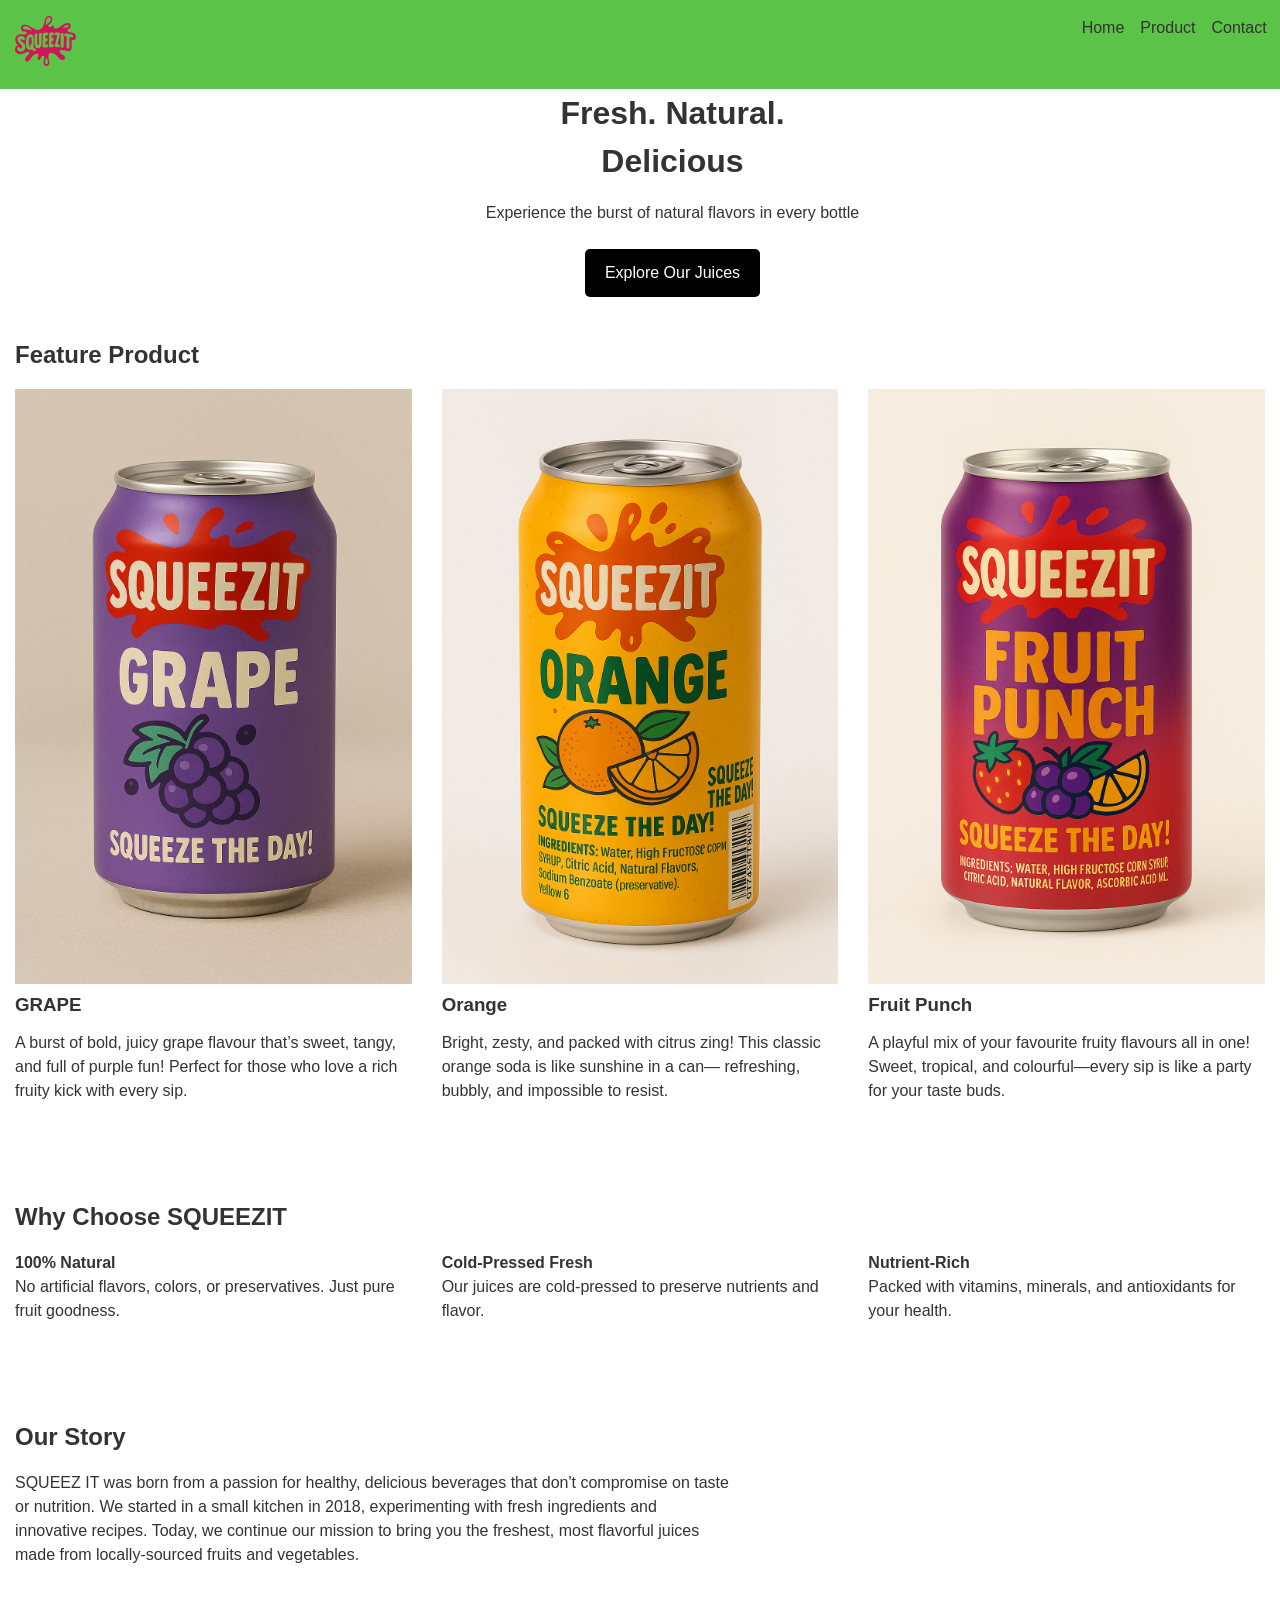
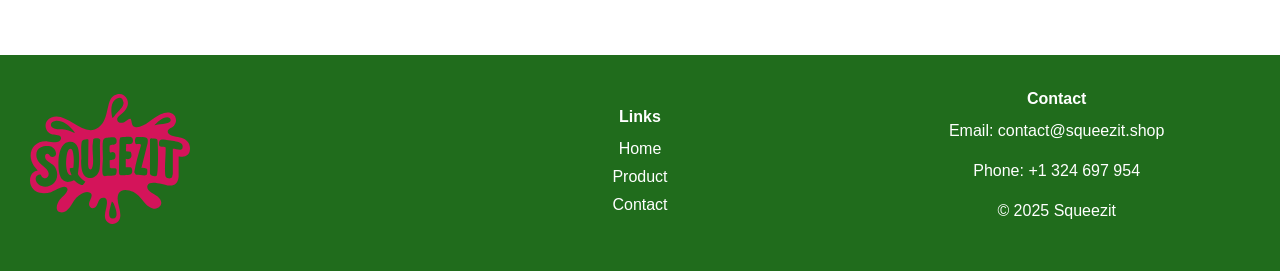
<file: index.html>
<!doctype html>
<html lang="en">
<head>
  <meta charset="utf-8" />
  <meta name="viewport" content="width=device-width,initial-scale=1" />
  <title>Squeezit — Fresh. Natural. Delicious.</title>


  <link rel="stylesheet" href="css/grid.css">
  
  <link rel="stylesheet" href="css/styles.css">
</head>
<body>


  <header class="site-header">
    <div class="grid-con header-grid">
      
      <a href="#" class="brand col-span-2 l-col-span-2">
        <img src="images/logo.svg" alt="Squeezit" class="brand__img">
      </a>

      
      <nav class="main-nav col-span-2 l-col-start-11">
        <a href="#home">Home</a>
        <a href="Products.html">Product</a>
        <a href="Contact.html">Contact</a>
      
      </nav>
    </div>
  </header>


  <main id="home" class="hero">
    <div class="grid-con">
      <div class="col-span-full l-col-span-6">
        <h1>Fresh. Natural. Delicious</h1>
        <p>Experience the burst of natural flavors in every bottle</p>
        <a class="btn" href="#products">Explore Our Juices</a>
      </div>
    </div>
  </main>


  <section id="products" class="section">
    <div class="grid-con">
      <h2 class="col-span-full">Feature Product</h2>

      <article class="card col-span-full l-col-span-4">
        <img src="images/grape.png" alt="Squeezit Grape can">
        <h3>GRAPE</h3>
        <p>A burst of bold, juicy grape flavour
that’s sweet, tangy, and full of purple
fun! Perfect for those who love a rich
fruity kick with every sip.</p>
       
      </article>

      <article class="card col-span-full l-col-span-4">
        <img src="images/orange can.png" alt="Squeezit Orange can">
        <h3>Orange</h3>
        <p>Bright, zesty, and packed with
citrus zing! This classic orange
soda is like sunshine in a can—
refreshing, bubbly, and
impossible to resist.</p>
        
      </article>

      <article class="card col-span-full l-col-span-4">
        <img src="images/image.png" alt="Squeezit Fruit Punch can">
        <h3>Fruit Punch</h3>
        <p>A playful mix of your
favourite fruity flavours all
in one! Sweet, tropical, and
colourful—every sip is like
a party for your taste buds.</p>
      </article>
    </div>
  </section>

  
  <section class="section why">
    <div class="grid-con">
      <h2 class="col-span-full">Why Choose SQUEEZIT</h2>
      <div class="pill col-span-full l-col-span-4">
        <h4>100% Natural</h4>
        <p>No artificial flavors, colors, or
preservatives. Just pure fruit
goodness.</p>
      </div>
      <div class="pill col-span-full l-col-span-4">
        <h4>Cold-Pressed Fresh</h4>
        <p>Our juices are cold-pressed
to preserve nutrients and
flavor.</p>
      </div>
      <div class="pill col-span-full l-col-span-4">
        <h4>Nutrient-Rich</h4>
        <p>Packed with vitamins,
minerals, and antioxidants for
your health.</p>
      </div>
    </div>
  </section>


  <section class="section story">
    <div class="grid-con">
      <div class="col-span-full l-col-span-7">
        <h2>Our Story</h2>
        <p>SQUEEZ IT was born from a passion for healthy, delicious beverages
that don't compromise on taste or nutrition. We started in a small
kitchen in 2018, experimenting with fresh ingredients and innovative
recipes.

Today, we continue our mission to bring you the freshest, most
flavorful juices made from locally-sourced fruits and vegetables.</p>
      </div>
      
    </div>
  </section>

  

  <footer class="site-footer">
    <div class="grid-con">
      <div class="footer-left col-span-full l-col-span-4">
        <img src="images/logo.svg" alt="Squeezit" class="footer-logo">
      </div>

      <div class="footer-mid col-span-full l-col-span-4">
        <h4>Links</h4>
        <ul class="footer-links">
          <li><a href="index.html">Home</a></li>
          <li><a href="products.html">Product</a></li>
          <li><a href="contact.html">Contact</a></li>
        </ul>
      </div>

      <div class="footer-right col-span-full l-col-span-4">
        <h4>Contact</h4>
        <p>Email: contact@squeezit.shop</p>
        <p>Phone: +1 324 697 954</p>
        <p>© 2025 Squeezit</p>
      </div>
    </div>
  </footer>


</body>
</html>
</file>
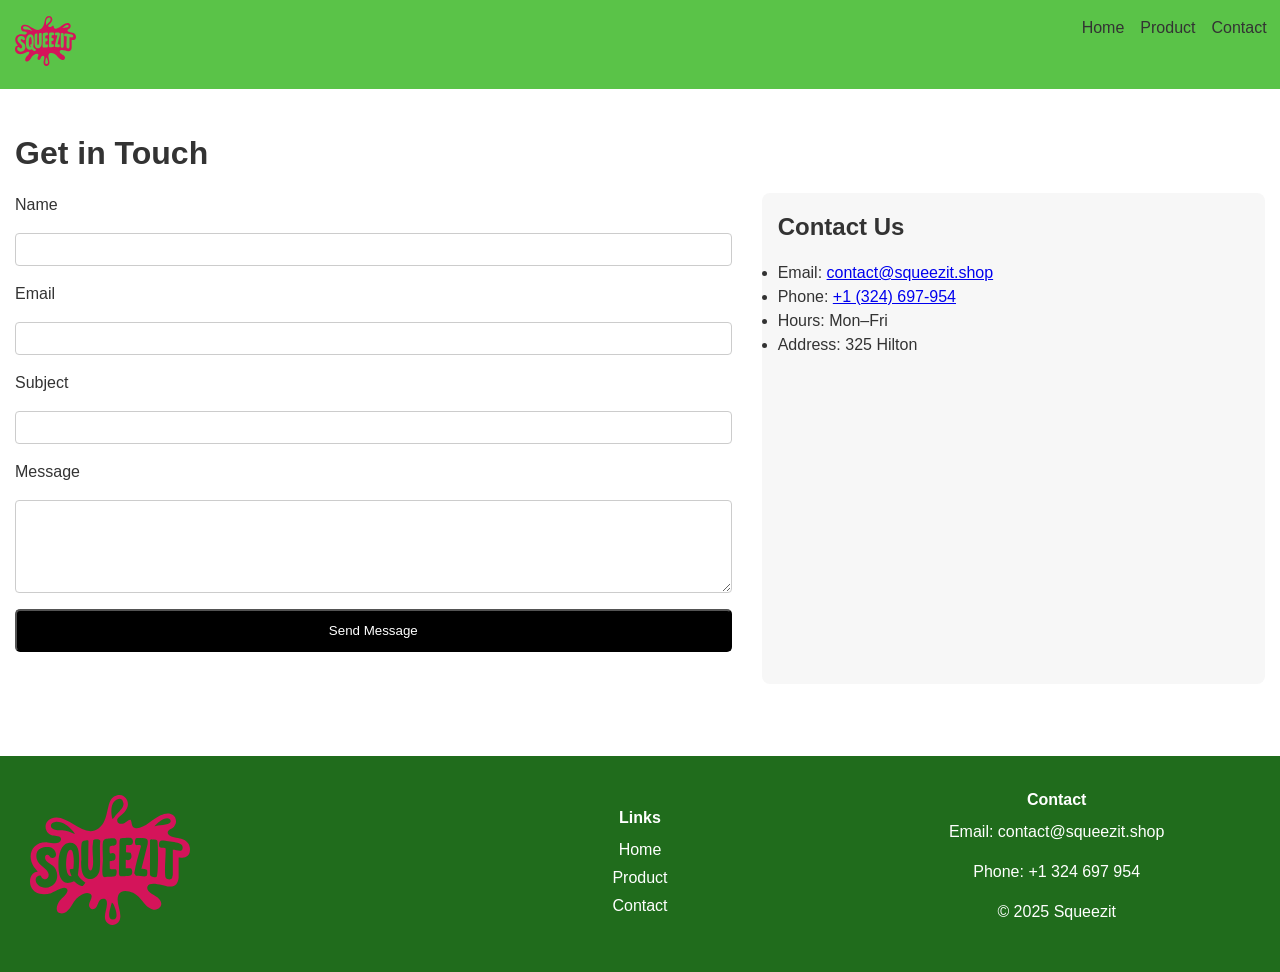
<file: contact.html>
<!doctype html>
<html lang="en">
<head>
  <meta charset="utf-8" />
  <meta name="viewport" content="width=device-width,initial-scale=1" />
  <title>Contact — Squeezit</title>

  <link rel="stylesheet" href="css/grid.css">
  <link rel="stylesheet" href="css/styles.css">
</head>
<body>

 
 <header class="site-header">
    <div class="grid-con header-grid">
      
      <a href="#" class="brand col-span-2 l-col-span-2">
        <img src="images/logo.svg" alt="Squeezit" class="brand__img">
      </a>

      
      <nav class="main-nav col-span-2 l-col-start-11">
        <a href="index.html">Home</a>
        <a href="Products.html">Product</a>
        <a href="Contact.html">Contact</a>
      
      </nav>
    </div>
  </header>

 
  <main class="section">
    <div class="container grid-con">
      <h1 class="col-span-full">Get in Touch</h1>

      <form id="contactForm" class="col-span-full m-col-span-7 l-col-span-7 form" novalidate>
        <label for="name">Name</label>
        <input id="name" name="name" type="text" required>

        <label for="email">Email</label>
        <input id="email" name="email" type="email" required>

        <label for="subject">Subject</label>
        <input id="subject" name="subject" type="text" required>

        <label for="message">Message</label>
        <textarea id="message" name="message" rows="5" required></textarea>

        <button class="btn" type="submit">Send Message</button>
        <p id="contactMsg" class="hint"></p>
      </form>

      <aside class="contact-info col-span-full m-col-span-5 l-col-span-5">
        <h2>Contact Us</h2>
        <ul class="list">
          <li>Email: <a href="mailto:contact@squeezit.shop">contact@squeezit.shop</a></li>
          <li>Phone: <a href="tel:+1324697954">+1 (324) 697-954</a></li>
          <li>Hours: Mon–Fri</li>
          <li>Address: 325 Hilton</li>
        </ul>
      </aside>
    </div>
  </main>

  
  <footer class="site-footer">
    <div class="grid-con">

      <div class="footer-left col-span-full l-col-span-4">
        <a href="index.html">
          <img src="images/logo.svg" alt="Squeezit" class="footer-logo">
        </a>
      </div>

      <div class="footer-mid col-span-full l-col-span-4">
        <h4>Links</h4>
        <ul class="footer-links">
          <li><a href="index.html">Home</a></li>
          <li><a href="products.html">Product</a></li>
          <li><a href="contact.html">Contact</a></li>
        </ul>
      </div>

      <div class="footer-right col-span-full l-col-span-4">
        <h4>Contact</h4>
        <p>Email: contact@squeezit.shop</p>
        <p>Phone: +1 324 697 954</p>
        <p>© 2025 Squeezit</p>
      </div>

    </div>
  </footer>

  
  <script src="js/scripts.js"></script>

</body>
</html>
</file>
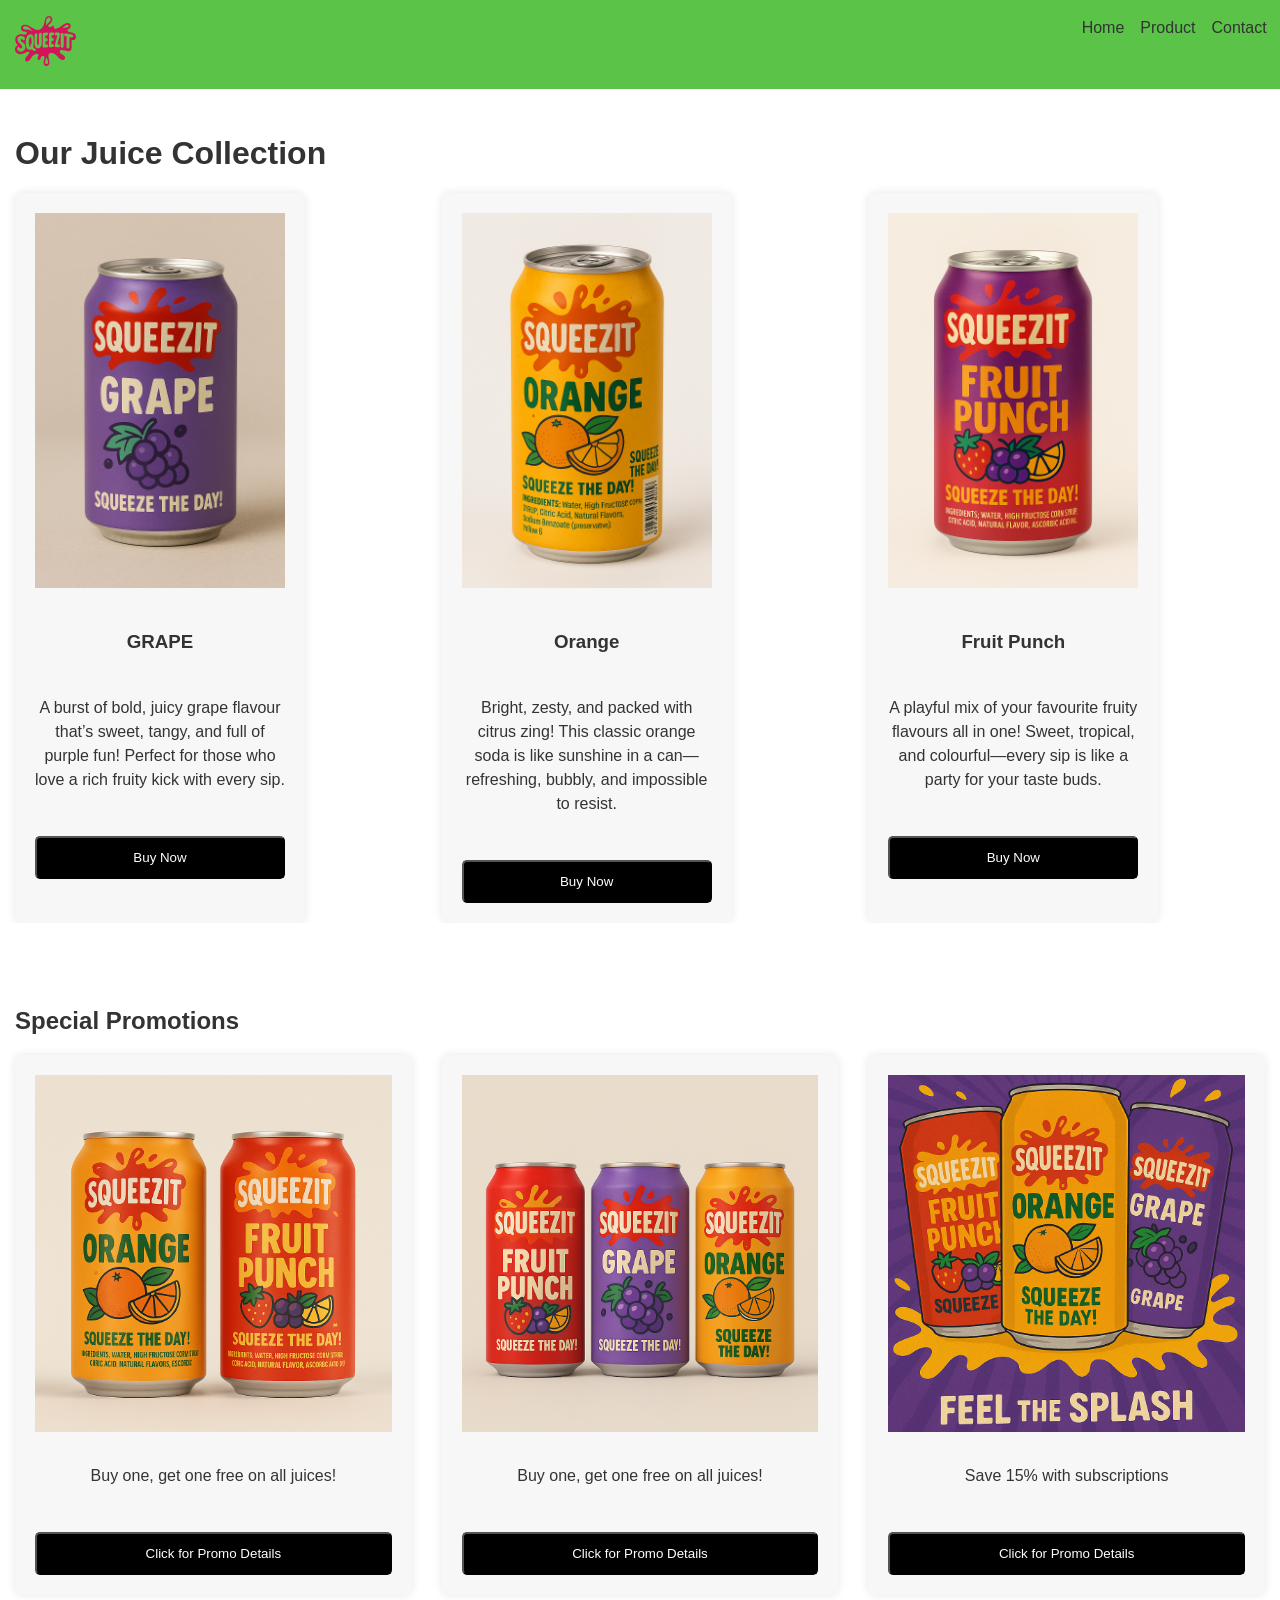
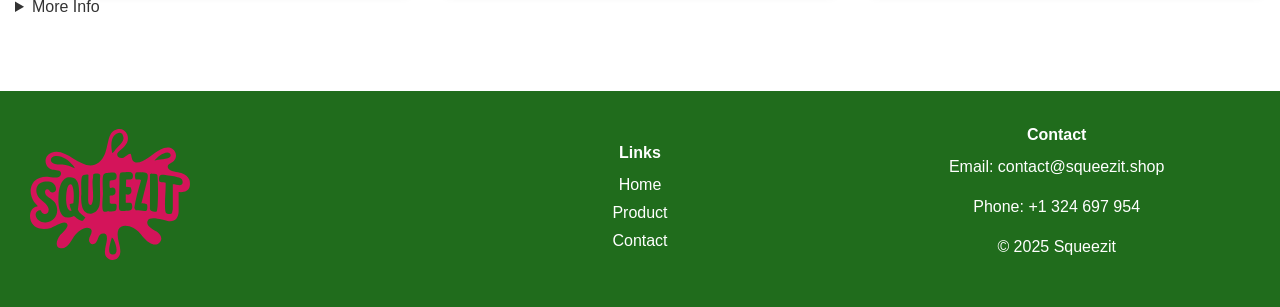
<file: products.html>
<!doctype html>
<html lang="en">
<head>
  <meta charset="utf-8" />
  <meta name="viewport" content="width=device-width,initial-scale=1" />
  <title>Squeezit — Fresh. Natural. Delicious.</title>

  <link rel="stylesheet" href="css/grid.css">
  <link rel="stylesheet" href="css/styles.css">
</head>
<body>

   <header class="site-header">
    <div class="grid-con header-grid">
      
      <a href="#" class="brand col-span-2 l-col-span-2">
        <img src="images/logo.svg" alt="Squeezit" class="brand__img">
      </a>

      
      <nav class="main-nav col-span-2 l-col-start-11">
        <a href="index.html">Home</a>
        <a href="Products.html">Product</a>
        <a href="Contact.html">Contact</a>
      
      </nav>
    </div>
  </header>

  <main class="section">
    <div class="container grid-con products">
      <h1 class="col-span-full">Our Juice Collection</h1>

      <article id="grape" class="product-card col-span-1 l-col-start-1 l-col-end-4">
        <img src="images/grape.png" alt="Squeezit Grape can">
        <h3>GRAPE</h3>
        <p>A burst of bold, juicy grape flavour that’s sweet, tangy, and full of purple fun! Perfect for those who love a rich fruity kick with every sip.</p>
        <button class="btn add" data-item="grape">Buy Now</button>
      </article>

      <article id="orange" class="product-card col-span-1  l-col-span-3 l-col-end-8">
        <img src="images/orange can.png" alt="Squeezit Orange can">
        <h3>Orange</h3>
        <p>Bright, zesty, and packed with citrus zing! This classic orange soda is like sunshine in a can—refreshing, bubbly, and impossible to resist.</p>
        <button class="btn add" data-item="orange">Buy Now</button>
      </article>

      <article id="fruitpunch" class="product-card col-span-1 l-col-start-9 l-col-end-12">
        <img src="images/image.png" alt="Squeezit Fruit Punch can">
        <h3>Fruit Punch</h3>
        <p>A playful mix of your favourite fruity flavours all in one! Sweet, tropical, and colourful—every sip is like a party for your taste buds.</p>
        <button class="btn add" data-item="fruitpunch">Buy Now</button>
      </article>
    </div>
  </main>

  <section class="promos section">
    <div class="container grid-con">
      <h2 class="col-span-full">Special Promotions</h2>

      <article id="promotion1" class="product-card col-span-full m-col-span-4 l-col-span-4">
        <img src="images/red and orange can.png" alt="Fruit Punch Promo">
        <p>Buy one, get one free on all juices!</p>
        <button class="btn add" data-item="fruitpunch">Click for Promo Details</button>
      </article>

      <article id="promotion2" class="product-card col-span-full m-col-span-4 l-col-span-4">
        <img src="images/trio.png" alt="Squeezit Trio Poster">
        <p>Buy one, get one free on all juices!</p>
        <button class="btn add" data-item="fruitpunch">Click for Promo Details</button>
      </article>

      <article id="promotion3" class="product-card col-span-full m-col-span-4 l-col-span-4">
        <img src="images/trio poster.jpg" alt="Squeezit Trio">
        <p>Save 15% with subscriptions</p>
        <button class="btn add" data-item="fruitpunch">Click for Promo Details</button>
      </article>

      <details class="promo col-span-full m-col-span-4 l-col-span-4">
        <summary>More Info</summary>
        <p>Monthly deliveries with easy pause/cancel.</p>
      </details>
    </div>
  </section>

  <footer class="site-footer">
    <div class="grid-con">
      <div class="footer-left col-span-full l-col-span-4">
        <img src="images/logo.svg" alt="Squeezit" class="footer-logo">
      </div>

      <div class="footer-mid col-span-full l-col-span-4">
        <h4>Links</h4>
        <ul class="footer-links">
          <li><a href="index.html">Home</a></li>
          <li><a href="products.html">Product</a></li>
          <li><a href="contact.html">Contact</a></li>
        </ul>
      </div>

      <div class="footer-right col-span-full l-col-span-4">
        <h4>Contact</h4>
        <p>Email: contact@squeezit.shop</p>
        <p>Phone: +1 324 697 954</p>
        <p>© 2025 Squeezit</p>
      </div>
    </div>
  </footer>

</body>
</html>
</file>
<file: css/grid.css>
/* 
    CSS Guide 

    1.  General Grid Styles
        Utility Classes
    2.  Mobile Grid
    3.  Tablet Grid
    4.  Desktop Grid
    5.  XL Grid

 */


 /* 1. ---General Grid Styles--- */

html {
  box-sizing: border-box; 
}

*, *::before, *::after {
  box-sizing: inherit; 
}
/* ---Utility Classes--- */

.hidden {
   display: none;
}

.box {
   background-color: powderblue;
   color: rgb(27, 27, 27);
   border-radius: 5px;
   padding: 20px;
   text-align: center;
   margin-top: 10px;
   margin-bottom:10px;
 }

 .grid-con { 
  display: grid;
  grid-template-columns: repeat(4, minmax(0, 1fr));
  grid-column-gap: 30px;
  max-width: 1200px;
  margin: 0 auto;
  padding-left: 15px;
  padding-right: 15px;
}


/* 2. ---Mobile Library Grid Styles--- */
.col-span-1	{grid-column: span 1 / span 1;}
.col-span-2	{grid-column: span 2 / span 2;}
.col-span-3	{grid-column: span 3 / span 3;}
.col-span-4	{grid-column: span 4 / span 4;}
.col-span-full {grid-column: 1 / -1;}

.col-start-1	{grid-column-start: 1;}
.col-start-2	{grid-column-start: 2;}
.col-start-3	{grid-column-start: 3;}
.col-start-4	{grid-column-start: 4;}

.col-end-2	{grid-column-end: 2;}
.col-end-3	{grid-column-end: 3;}
.col-end-4	{grid-column-end: 4;}
.col-end-5	{grid-column-end: 5;}

/* 3. ---Tablet Library Grid Styles--- */
@media screen and (min-width: 768px) {

}

/* 4. ---Desktop Library Grid Styles--- */
@media screen and (min-width: 1200px) { 

  .grid-con { 
    display: grid;
    grid-template-columns: repeat(12, minmax(0, 1fr));
    grid-column-gap: 30px;
    max-width: 1500px;
    margin: 0 auto;
    padding-left: 15px;
    padding-right: 15px;
  }


.l-col-span-1	{grid-column: span 1 / span 1;}
.l-col-span-2	{grid-column: span 2 / span 2;}
.l-col-span-3	{grid-column: span 3 / span 3;}
.l-col-span-4	{grid-column: span 4 / span 4;}
.l-col-span-5	{grid-column: span 5 / span 5;}
.l-col-span-6	{grid-column: span 6 / span 6;}
.l-col-span-7	{grid-column: span 7 / span 7;}
.l-col-span-8	{grid-column: span 8 / span 8;}
.l-col-span-9	{grid-column: span 9 / span 9;}
.l-col-span-10 {grid-column: span 10 / span 10;}
.l-col-span-11 {grid-column: span 11 / span 11;}
.l-col-span-12 {grid-column: span 12 / span 12;}
.l-col-span-full {grid-column: 1 / -1;}

.l-col-start-1	{grid-column-start: 1;}
.l-col-start-2	{grid-column-start: 2;}
.l-col-start-3	{grid-column-start: 3;}
.l-col-start-4	{grid-column-start: 4;}
.l-col-start-5	{grid-column-start: 5;}
.l-col-start-6	{grid-column-start: 6;}
.l-col-start-7	{grid-column-start: 7;}
.l-col-start-8	{grid-column-start: 8;}
.l-col-start-9	{grid-column-start: 9;}
.l-col-start-10	{grid-column-start: 10;}
.l-col-start-11	{grid-column-start: 11;}
.l-col-start-12	{grid-column-start: 12;}
.l-col-start-13	{grid-column-start: 13;}


.l-col-end-1	{grid-column-end: 1;}
.l-col-end-2	{grid-column-end: 2;}
.l-col-end-3	{grid-column-end: 3;}
.l-col-end-4	{grid-column-end: 4;}
.l-col-end-5	{grid-column-end: 5;}
.l-col-end-6	{grid-column-end: 6;}
.l-col-end-7	{grid-column-end: 7;}
.l-col-end-8	{grid-column-end: 8;}
.l-col-end-9	{grid-column-end: 9;}
.l-col-end-10	{grid-column-end: 10;}
.l-col-end-11	{grid-column-end: 11;}
.l-col-end-12	{grid-column-end: 12;}
.l-col-end-13	{grid-column-end: 13;}
}
</file>
<file: css/styles.css>
/* ===========================
   1. GLOBAL RESET & BASE
=========================== */
* {
  box-sizing: border-box;
  margin: 0;
  padding: 0;
}

body {
  font-family: Arial, sans-serif;
  background: #fff;
  color: #333;
  line-height: 1.5;
}

/* ===========================
   2. HEADER & NAV
=========================== */
header {
  background: #5ac348;
  padding: 1rem 0;
}

header img {
  max-height: 50px;
}

nav {
  display: flex;
  gap: 1rem;
}

nav a {
  text-decoration: none;
  color: #333;
}

/* ===========================
   3. HERO SECTION (HOME PAGE)
=========================== */
.hero {
  padding-left: 470px; /* keeping your current layout */
  text-align: center;
}

.hero h1 {
  font-size: 2rem;
}

.hero p {
  max-width: 600px;
  margin: 0 auto;
}

/* Buttons */
.btn {
  display: inline-block;
  padding: 0.75rem 1.25rem;
  background: #000000;
  color: white;
  text-decoration: none;
  border-radius: 5px;
  transition: background-color 0.3s ease, transform 0.3s ease;
}
.btn:hover {
  background-color: #333;
  transform: translateY(-3px);
}

/* Unified image rules (DRY) */
.card img,
.product-card img {
  max-width: 100%;
  height: auto;
  object-fit: contain;
}

/* ===========================
   4. PRODUCT PAGE
=========================== */
.product-card {
  display: flex;
  flex-direction: column;
  gap: 2rem;
  padding: 1rem;
  background: #f7f7f7;
  border-radius: 8px;
  height: 100%;
  text-align: center;
  box-shadow: 0 0 10px rgba(0,0,0,0.1);
  transition: transform 0.3s ease, box-shadow 0.3s ease;
}
.product-card:hover {
  transform: translateY(-5px);
  box-shadow: 0 8px 20px rgba(0,0,0,0.15);
}

/* ===========================
   5. ABOUT PAGE
=========================== */
.about-section {
  padding: 2rem 1rem;
}

.about-section h1 {
  font-size: 2rem;
  text-align: center;
}

.about-section h2 {
  font-size: 1.5rem;
  margin-bottom: 0.75rem;
}

.about-section p {
  font-size: 1rem;
  line-height: 1.6;
  margin-bottom: 1.5rem;
  color: #333;
}

.about-grid {
  display: grid;
  grid-template-columns: 1fr;
  gap: 2rem;
}

.about-image {
  width: 100%;
  height: auto;
  border-radius: 8px;
}

@media (min-width: 768px) {
  .about-grid {
    grid-template-columns: 1fr 1fr;
    align-items: center;
  }
}

/* ===========================
   6. CONTACT PAGE
=========================== */
.form {
  display: flex;
  flex-direction: column;
  gap: 1rem;
}

.form input,
.form textarea {
  padding: 0.5rem;
  border: 1px solid #ccc;
  border-radius: 4px;
}

.contact-info {
  background: #f7f7f7;
  padding: 1rem;
  border-radius: 8px;
}

/* ===========================
   7. FOOTER
=========================== */
/* Base footer (no background to avoid clash with .site-footer) */
footer {
  text-align: center;
  padding: 1rem 0;
  margin-top: 2rem;
}

.site-footer {
  background:#206c1c;
  color:#fff;
  padding:2rem 15px;
}

.site-footer .grid-con {
  align-items:center;
  row-gap:1rem;
}

.footer-logo {
  max-width:160px;
  width:100%;
  height:auto;
  display:block;
  margin-bottom:.5rem;
}

.footer-tag {
  color:#bbb;
  margin:0;
}

.footer-mid h4,
.footer-right h4 {
  margin:0 0 .5rem;
}

.footer-links {
  list-style:none;
  margin:0;
  padding:0;
}

.footer-links li {
  margin:.25rem 0;
}

.footer-links a {
  color:#fff;
  text-decoration:none;
  transition: color 0.3s ease;
}
.footer-links a:hover {
  text-decoration:underline;
  color: #ddd;
}

/* ===========================
   8. MEDIA QUERIES
=========================== */
.grid-con {
  overflow-x: hidden;
}

@media screen and (max-width: 767px) {
  .product-card {
    margin-bottom: 2rem;
  }
}

/* ===========================
   9. ANIMATIONS (light)
=========================== */

/* Keyframes */
@keyframes fadeInUp {
  0% { opacity: 0; transform: translateY(30px); }
  100% { opacity: 1; transform: translateY(0); }
}
@keyframes zoomIn {
  0% { transform: scale(0.9); opacity: 0; }
  100% { transform: scale(1); opacity: 1; }
}
@keyframes fadeIn {
  0% { opacity: 0; }
  100% { opacity: 1; }
}

/* Scroll animation helpers */
.animate-on-scroll {
  opacity: 0;
  transform: translateY(30px);
  transition: all 0.6s ease-out;
}
.animate-on-scroll.visible {
  opacity: 1;
  transform: translateY(0);
}

/* ===========================
   SPACING & STYLE POLISH
=========================== */

/* Headings spacing */
h1, h2, h3 {
  margin-bottom: 0.75rem;
}

/* Paragraph spacing */
p {
  margin-bottom: 1rem;
}

/* Sections vertical padding */
.section {
  padding-top: 2.5rem;
  padding-bottom: 2.5rem;
}

/* Extra gap between hero text elements (single source of truth) */
.hero h1 {
  margin-bottom: 1rem;
}
.hero p {
  margin-bottom: 1.5rem;
}

/* Buttons gap if stacked or inline */
.btn + .btn {
  margin-left: 0.5rem;
}
@media (max-width: 600px) {
  .btn + .btn {
    margin-left: 0;
    margin-top: 0.5rem;
  }
}

/* Product card internal spacing */
.product-card h3 {
  margin-top: 0.5rem;
  margin-bottom: 0.25rem;
}
.product-card p {
  margin-bottom: 0.75rem;
}

/* Footer section spacing */
.site-footer h4 {
  margin-bottom: 0.5rem;
}
.footer-links li {
  margin-bottom: 0.25rem;
}
/* Headline rhythm matching wireframe */
.section h2,
.section h1 { margin-bottom: 1rem; }

/* Signature/Featured flavour cards spacing */
.product-card { padding: 1.25rem; }
.product-card h3 { margin-bottom: .5rem; }
.product-card p { margin-bottom: .75rem; }

/* Why Choose SQUEEZIT: make 3 columns on desktop, stacked on mobile */
.why-grid { display: grid; gap: 1rem; }
@media (min-width: 768px) {
  .why-grid { grid-template-columns: repeat(3, 1fr); }
}

/* Special Promotions: equal cards and consistent buttons */
.promo-grid { display: grid; gap: 1rem; }
@media (min-width: 768px) {
  .promo-grid { grid-template-columns: repeat(3, 1fr); }
}
.promo-card { background:#f7f7f7; padding:1rem; border-radius:8px; text-align:center; }

/* Newsletter block above footer */
.newsletter { background:#f3f8f1; padding:1.25rem; border-radius:8px; }
.newsletter h3 { margin-bottom:.5rem; }
.newsletter form { display:flex; gap:.5rem; flex-wrap:wrap; }
.newsletter input[type="email"] { flex:1; min-width: 220px; padding:.6rem .75rem; }
</file>
